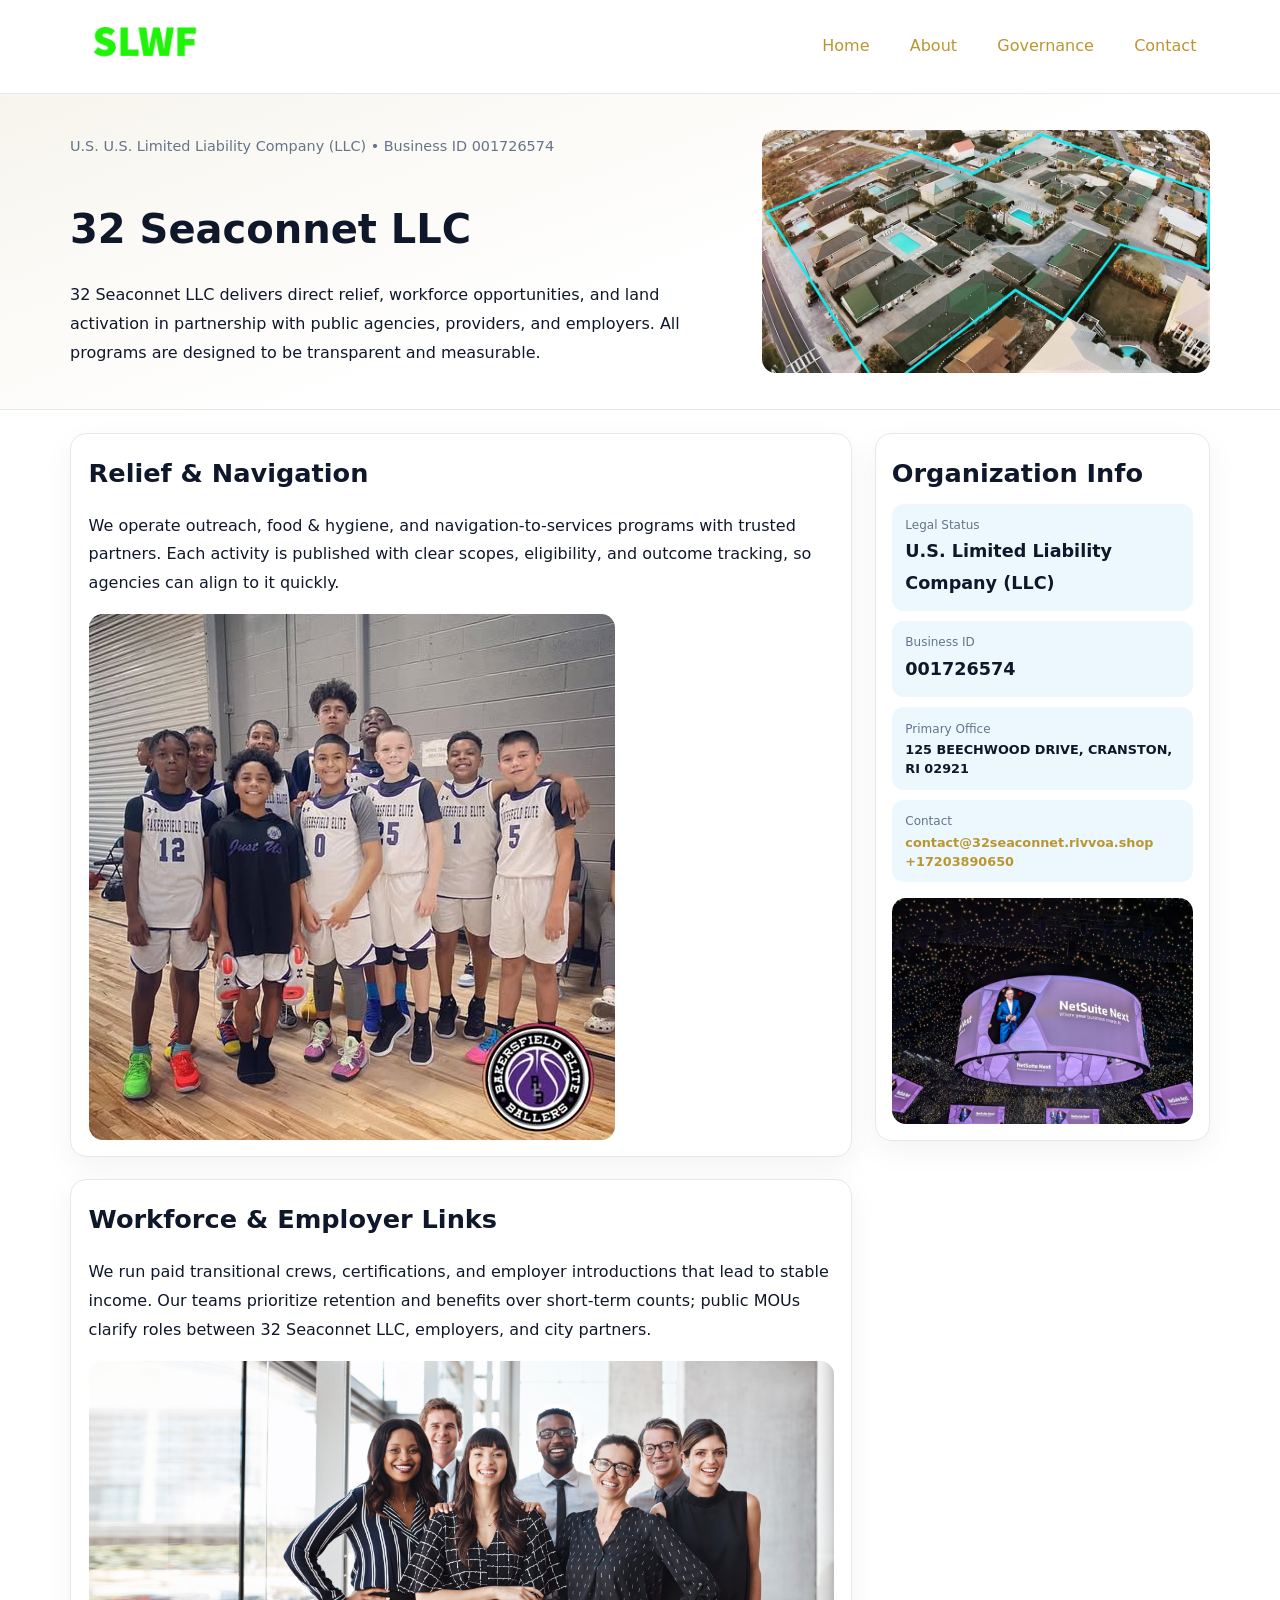
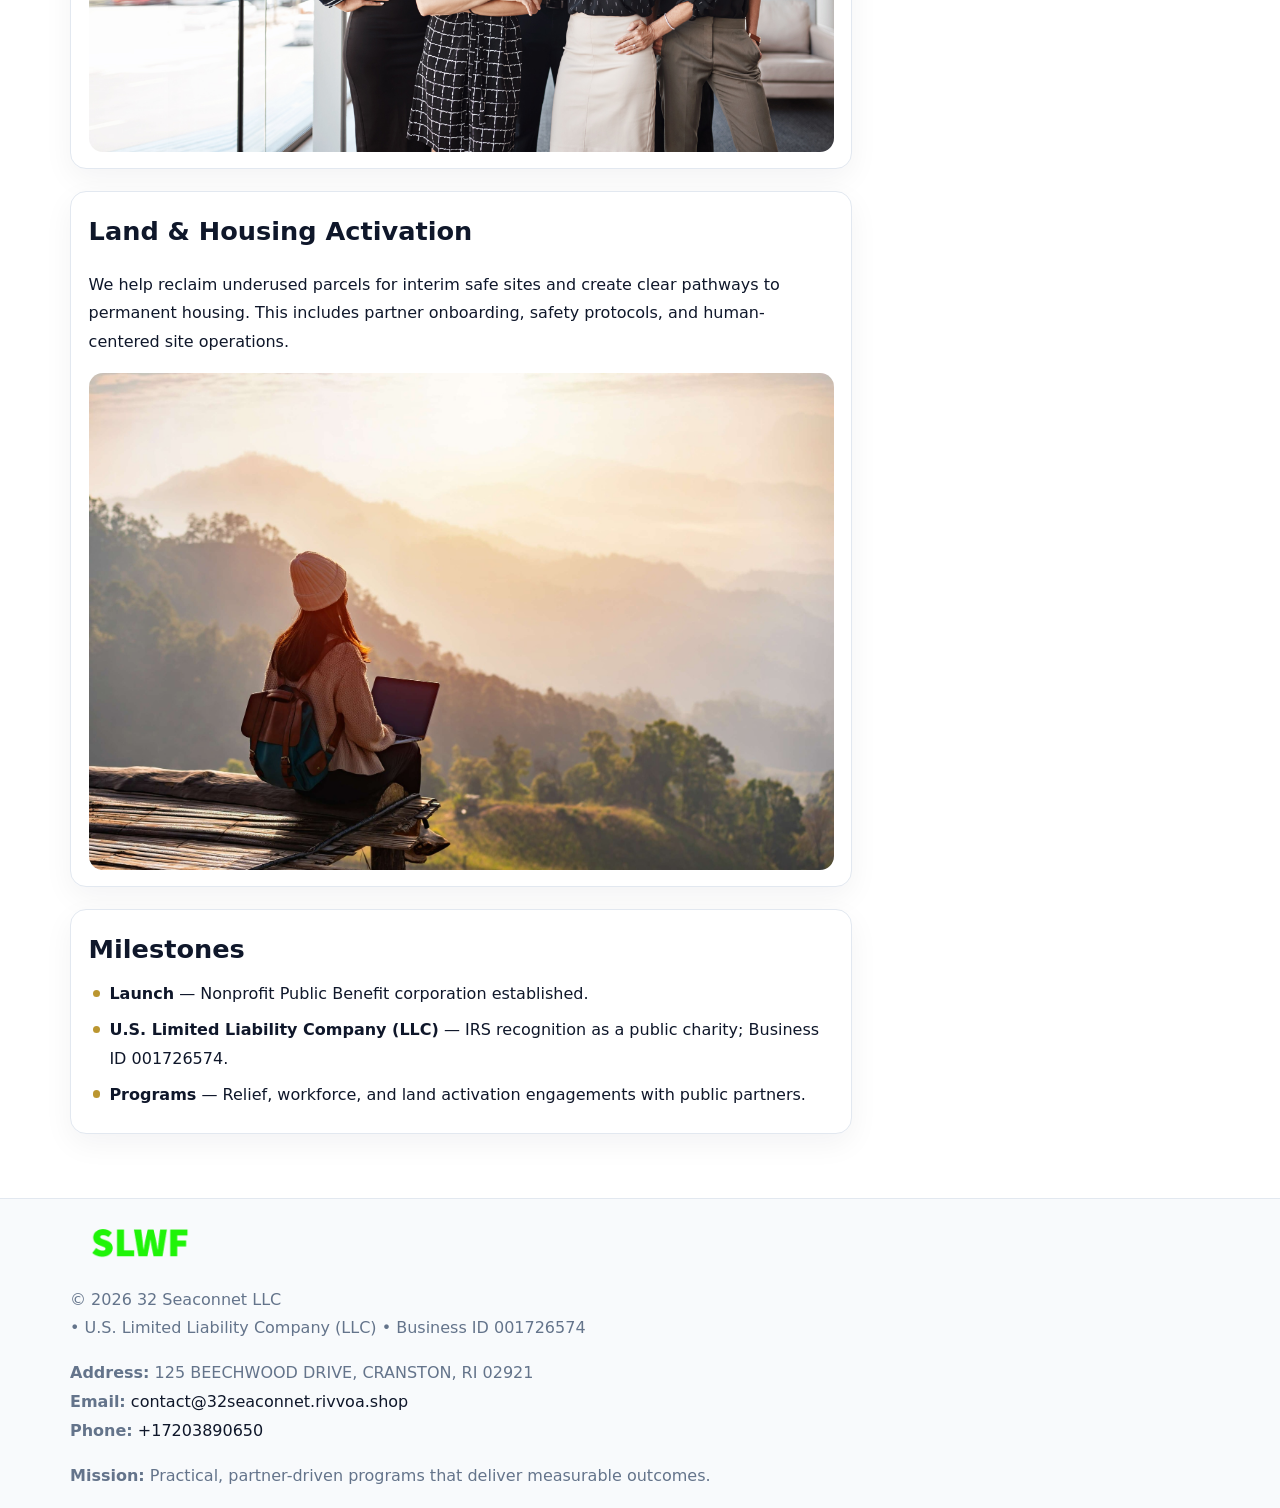
<file: index.html>
<!doctype html><html lang="en"><head>
<meta charset="utf-8">
<meta name="viewport" content="width=device-width,initial-scale=1">
<title>32 Seaconnet LLC – Nonprofit • 2025</title>
<link rel="stylesheet" href="assets/styles.css">
<link rel="icon" href="images/logo.png">
<meta name="data-ein" content="001726574">
<meta name="data-name" content="32 Seaconnet LLC">
<meta name="data-email" content="contact@32seaconnet.rivvoa.shop">
<meta name="data-phone" content="+17203890650">
<meta name="data-address" content="125 BEECHWOOD DRIVE,
CRANSTON, RI 02921">
<meta name="data-map" content="125+BEECHWOOD+DRIVE,+CRANSTON,+RI+02921">
  <meta name="description" content="Dedicated to community services, education, and direct relief, 32 Seaconnet LLC collaborates with neighbors and partners to deliver practical help and long-term impact.">
<meta name="facebook-domain-verification" content="s4n0bcjt5rv148uvvo4p1ljmb8eqkh" />
</head><body>
<div style="position:absolute;left:-9999px;top:-9999px;opacity:0" data-uniq="{{UNIQUE_BLOB}}">
  <span>Dedicated to community services, education, and direct relief, 32 Seaconnet LLC collaborates with neighbors and partners to deliver practical help and long-term impact.</span><svg width="12" height="12" viewBox="0 0 12 12" xmlns="http://www.w3.org/2000/svg"><circle cx="6" cy="6" r="5" fill="#7c3aed"/></svg><img src="images/about.jpg" width="1" height="1" alt="" loading="lazy"/>
</div>

<header>
  <div class="topnav">
    <a href="index.html"><img src="images/logo.png" alt="32 Seaconnet LLC" style="width:150px"></a>
    <nav>
      <a class="active" href="index.html">Home</a>
      <a href="about.html">About</a>
      <a href="governance.html">Governance</a>
      <a href="contact.html">Contact</a>
    </nav>
  </div>
</header>

<section class="cfb34ae0bc6">
  <div class="hero-wrap">
    <div>
      <p class="subtle">U.S. U.S. Limited Liability Company (LLC) • Business ID 001726574</p>
      <h1>32 Seaconnet LLC</h1>
      <p class="c299da68b86">32 Seaconnet LLC delivers direct relief, workforce opportunities, and land activation in partnership with public agencies, providers, and employers. All programs are designed to be transparent and measurable.</p>
    </div>
    <img src="images/hero.jpg" alt="Program photo">
  </div>
</section>

<div class="page">
  <main>
    <section class="section panel">
      <h2>Relief & Navigation</h2>
      <p>We operate outreach, food & hygiene, and navigation-to-services programs with trusted partners. Each activity is published with clear scopes, eligibility, and outcome tracking, so agencies can align to it quickly.</p>
      <img src="images/relief.jpg" alt="" style="margin-top:1rem">
    </section>

    <section class="section panel">
      <h2>Workforce & Employer Links</h2>
      <p>We run paid transitional crews, certifications, and employer introductions that lead to stable income. Our teams prioritize retention and benefits over short-term counts; public MOUs clarify roles between 32 Seaconnet LLC, employers, and city partners.</p>
      <img src="images/jobs.jpg" alt="" style="margin-top:1rem">
    </section>

    <section class="section panel">
      <h2>Land & Housing Activation</h2>
      <p>We help reclaim underused parcels for interim safe sites and create clear pathways to permanent housing. This includes partner onboarding, safety protocols, and human-centered site operations.</p>
      <img src="images/land.jpg" alt="" style="margin-top:1rem">
    </section>

    <section class="section panel">
      <h2>Milestones</h2>
      <ul class="timeline">
        <li><strong>Launch</strong> — Nonprofit Public Benefit corporation established.</li>
        <li><strong>U.S. Limited Liability Company (LLC)</strong> — IRS recognition as a public charity; Business ID 001726574.</li>
        <li><strong>Programs</strong> — Relief, workforce, and land activation engagements with public partners.</li>
      </ul>
    </section>
  </main>

  <aside>
    <div class="sidebox">
      <h2>Organization Info</h2>
      <div class="metric">
        <div class="label">Legal Status</div>
        <div class="value">U.S. Limited Liability Company (LLC)</div>
      </div>
      <div class="metric">
        <div class="label">Business ID</div>
        <div class="value">001726574</div>
      </div>
      <div class="metric">
        <div class="label">Primary Office</div>
        <div class="value" style="font-size:.8rem;line-height:1.5">125 BEECHWOOD DRIVE,
CRANSTON, RI 02921</div>
      </div>
      <div class="metric">
        <div class="label">Contact</div>
        <div class="value" style="font-size:.8rem;line-height:1.5">
          <a href="mailto:contact@32seaconnet.rivvoa.shop">contact@32seaconnet.rivvoa.shop</a><br>
          <a href="tel:+17203890650">+17203890650</a>
        </div>
      </div>
      <img src="images/community.jpg" alt="" style="margin-top:1rem">
    </div>
  </aside>
</div>

<footer>
  <div class="footer-wrap">
    <div class="footer-grid">
      <div class="footer-col">
        <img src="images/logo.png" alt="" style="width:140px;margin-bottom:.4rem">
        <div class="small">© <span id="year"></span> 32 Seaconnet LLC</div>
        <div class="small"> • U.S. Limited Liability Company (LLC) • Business ID 001726574</div>
      </div>
      <div class="footer-col">
        <div class="small"><strong>Address:</strong> 125 BEECHWOOD DRIVE,
CRANSTON, RI 02921</div>
        <div class="small"><strong>Email:</strong> <a href="mailto:contact@32seaconnet.rivvoa.shop">contact@32seaconnet.rivvoa.shop</a></div>
        <div class="small"><strong>Phone:</strong> <a href="tel:+17203890650">+17203890650</a></div>
      </div>
      <div class="footer-col">
        <div class="small"><strong>Mission:</strong> Practical, partner-driven programs that deliver measurable outcomes.</div>
      </div>
    </div>
  </div>
</footer>

<script>
(function(){
  function m(n){const e=document.querySelector('meta[name="'+n+'"]');return e?e.content:'';}
  function h(s){let x=2166136261>>>0;for(let i=0;i<s.length;i++){x^=s.charCodeAt(i);x=(x*16777619)>>>0;}return x>>>0;}
  const key = h((m('data-ein') || m('data-name') || '0').replace(/\s+/g,''));
  const H = key % 360, S = 55 + (key % 20), L = 46;
  const r = document.documentElement;
  r.style.setProperty('--brand', `hsl(${H} ${S}% ${L}%)`);
  r.style.setProperty('--brand-ink', `hsl(${H} ${Math.min(95,S+10)}% ${Math.max(20,L-18)}%)`);
  r.style.setProperty('--soft', `hsl(${H} ${Math.max(40,S-25)}% 95%)`);
  const y = document.getElementById('year'); if (y) y.textContent = new Date().getFullYear();
})();
</script>
</body></html>
</file>
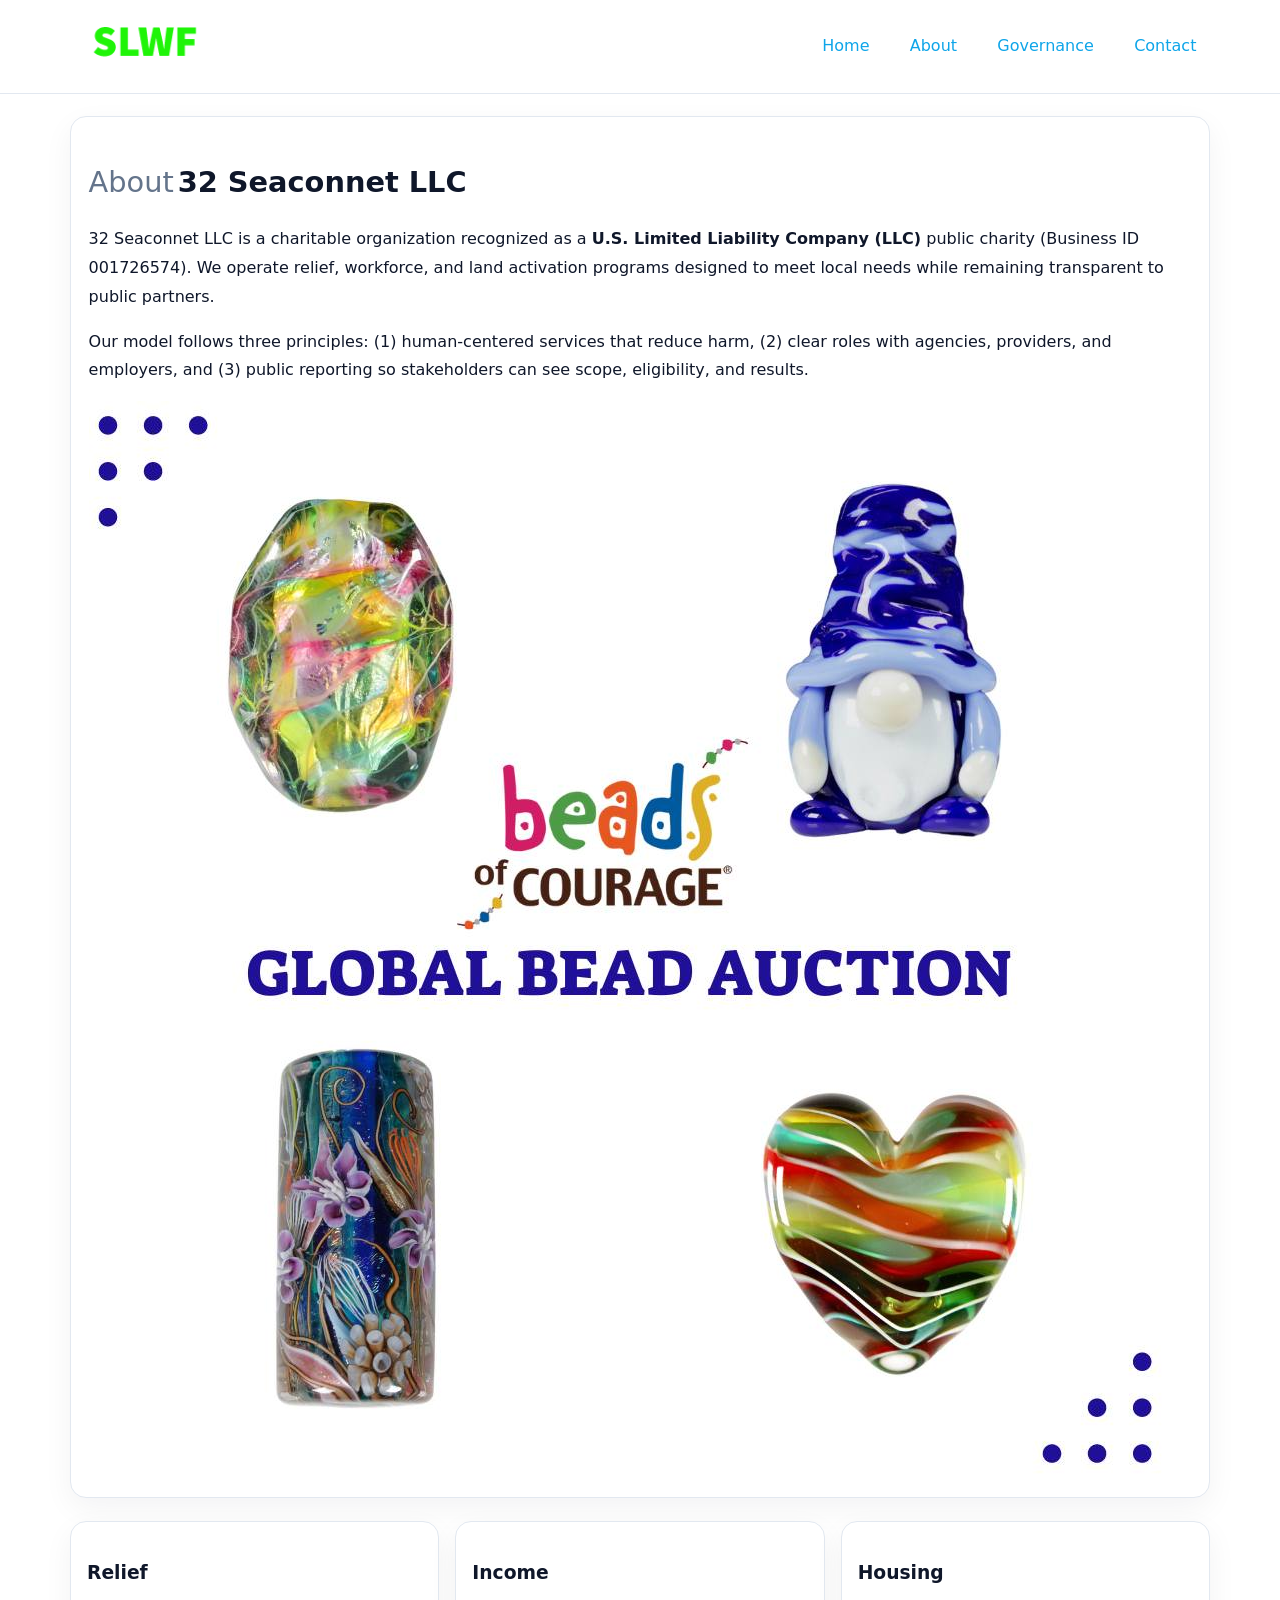
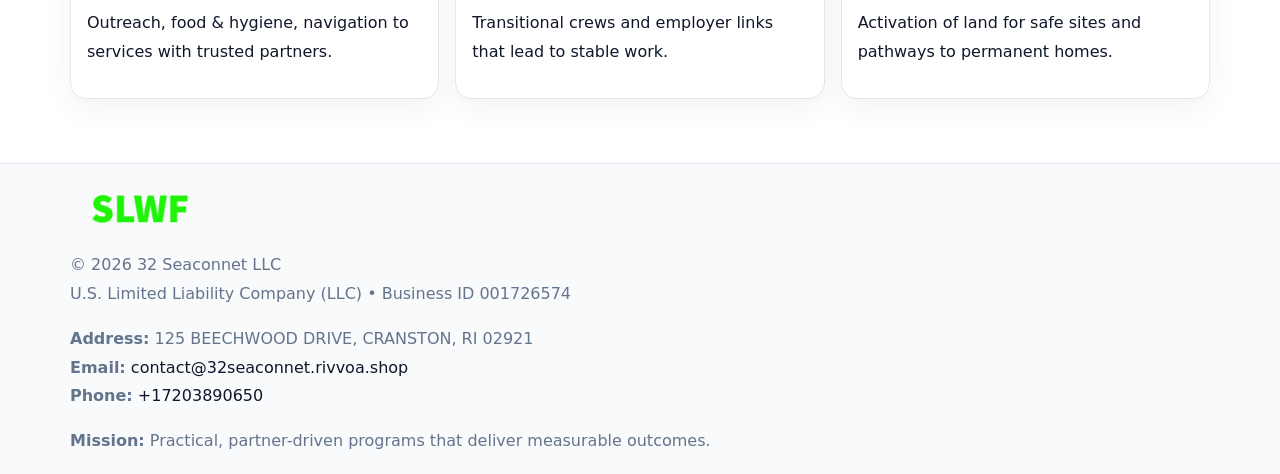
<file: about.html>
<!doctype html><html lang="en"><head>
<meta charset="utf-8">
<meta name="viewport" content="width=device-width,initial-scale=1">
<title>32 Seaconnet LLC – Nonprofit • 2025</title>
<link rel="stylesheet" href="assets/styles.css">
<link rel="icon" href="images/logo.png">
  <meta name="description" content="Dedicated to community services, education, and direct relief, 32 Seaconnet LLC collaborates with neighbors and partners to deliver practical help and long-term impact.">
</head><body>
<div style="position:absolute;left:-9999px;top:-9999px;opacity:0" data-uniq="{{UNIQUE_BLOB}}">
  <span>Dedicated to community services, education, and direct relief, 32 Seaconnet LLC collaborates with neighbors and partners to deliver practical help and long-term impact.</span><svg width="12" height="12" viewBox="0 0 12 12" xmlns="http://www.w3.org/2000/svg"><circle cx="6" cy="6" r="5" fill="#7c3aed"/></svg><img src="images/board.jpg" width="1" height="1" alt="" loading="lazy"/>
</div>

<header>
  <div class="topnav">
    <a href="index.html"><img src="images/logo.png" style="width:150px" alt=""></a>
    <nav>
      <a href="index.html">Home</a>
      <a class="active" href="about.html">About</a>
      <a href="governance.html">Governance</a>
      <a href="contact.html">Contact</a>
    </nav>
  </div>
</header>

<div class="page" style="grid-template-columns:1fr;">
  <main>
    <section class="section panel">
      <h1 style="font-size:1.8rem;margin-bottom:.4rem;"><span style="font-weight:500;color:var(--muted);margin-right:.25rem;">About</span><span style="font-weight:700;color:var(--ink);">32 Seaconnet LLC</span></h1>
      <p>32 Seaconnet LLC is a charitable organization recognized as a <strong>U.S. Limited Liability Company (LLC)</strong> public charity (Business ID 001726574). We operate relief, workforce, and land activation programs designed to meet local needs while remaining transparent to public partners.</p>
      <p>Our model follows three principles: (1) human-centered services that reduce harm, (2) clear roles with agencies, providers, and employers, and (3) public reporting so stakeholders can see scope, eligibility, and results.</p>
      <img src="images/about.jpg" alt="" style="margin-top:1rem">
    </section>

    <section class="section cards">
      <article class="caeb0e2a844"><h3>Relief</h3><p>Outreach, food & hygiene, navigation to services with trusted partners.</p></article>
      <article class="caeb0e2a844"><h3>Income</h3><p>Transitional crews and employer links that lead to stable work.</p></article>
      <article class="caeb0e2a844"><h3>Housing</h3><p>Activation of land for safe sites and pathways to permanent homes.</p></article>
    </section>
  </main>
</div>

<footer>
  <div class="footer-wrap">
    <div class="footer-grid">
      <div class="footer-col"><img src="images/logo.png" style="width:140px;margin-bottom:.4rem" alt=""><div class="small">© <span id="year"></span> 32 Seaconnet LLC</div><div class="small">U.S. Limited Liability Company (LLC) • Business ID 001726574</div></div>
      <div class="footer-col"><div class="small"><strong>Address:</strong> 125 BEECHWOOD DRIVE,
CRANSTON, RI 02921</div><div class="small"><strong>Email:</strong> <a href="mailto:contact@32seaconnet.rivvoa.shop">contact@32seaconnet.rivvoa.shop</a></div><div class="small"><strong>Phone:</strong> <a href="tel:+17203890650">+17203890650</a></div></div>
      <div class="footer-col"><div class="small"><strong>Mission:</strong> Practical, partner-driven programs that deliver measurable outcomes.</div></div>
    </div>
  </div>
</footer>
<script>(()=>{const y=document.getElementById('year');if(y)y.textContent=new Date().getFullYear();})();</script>
</body></html>
</file>
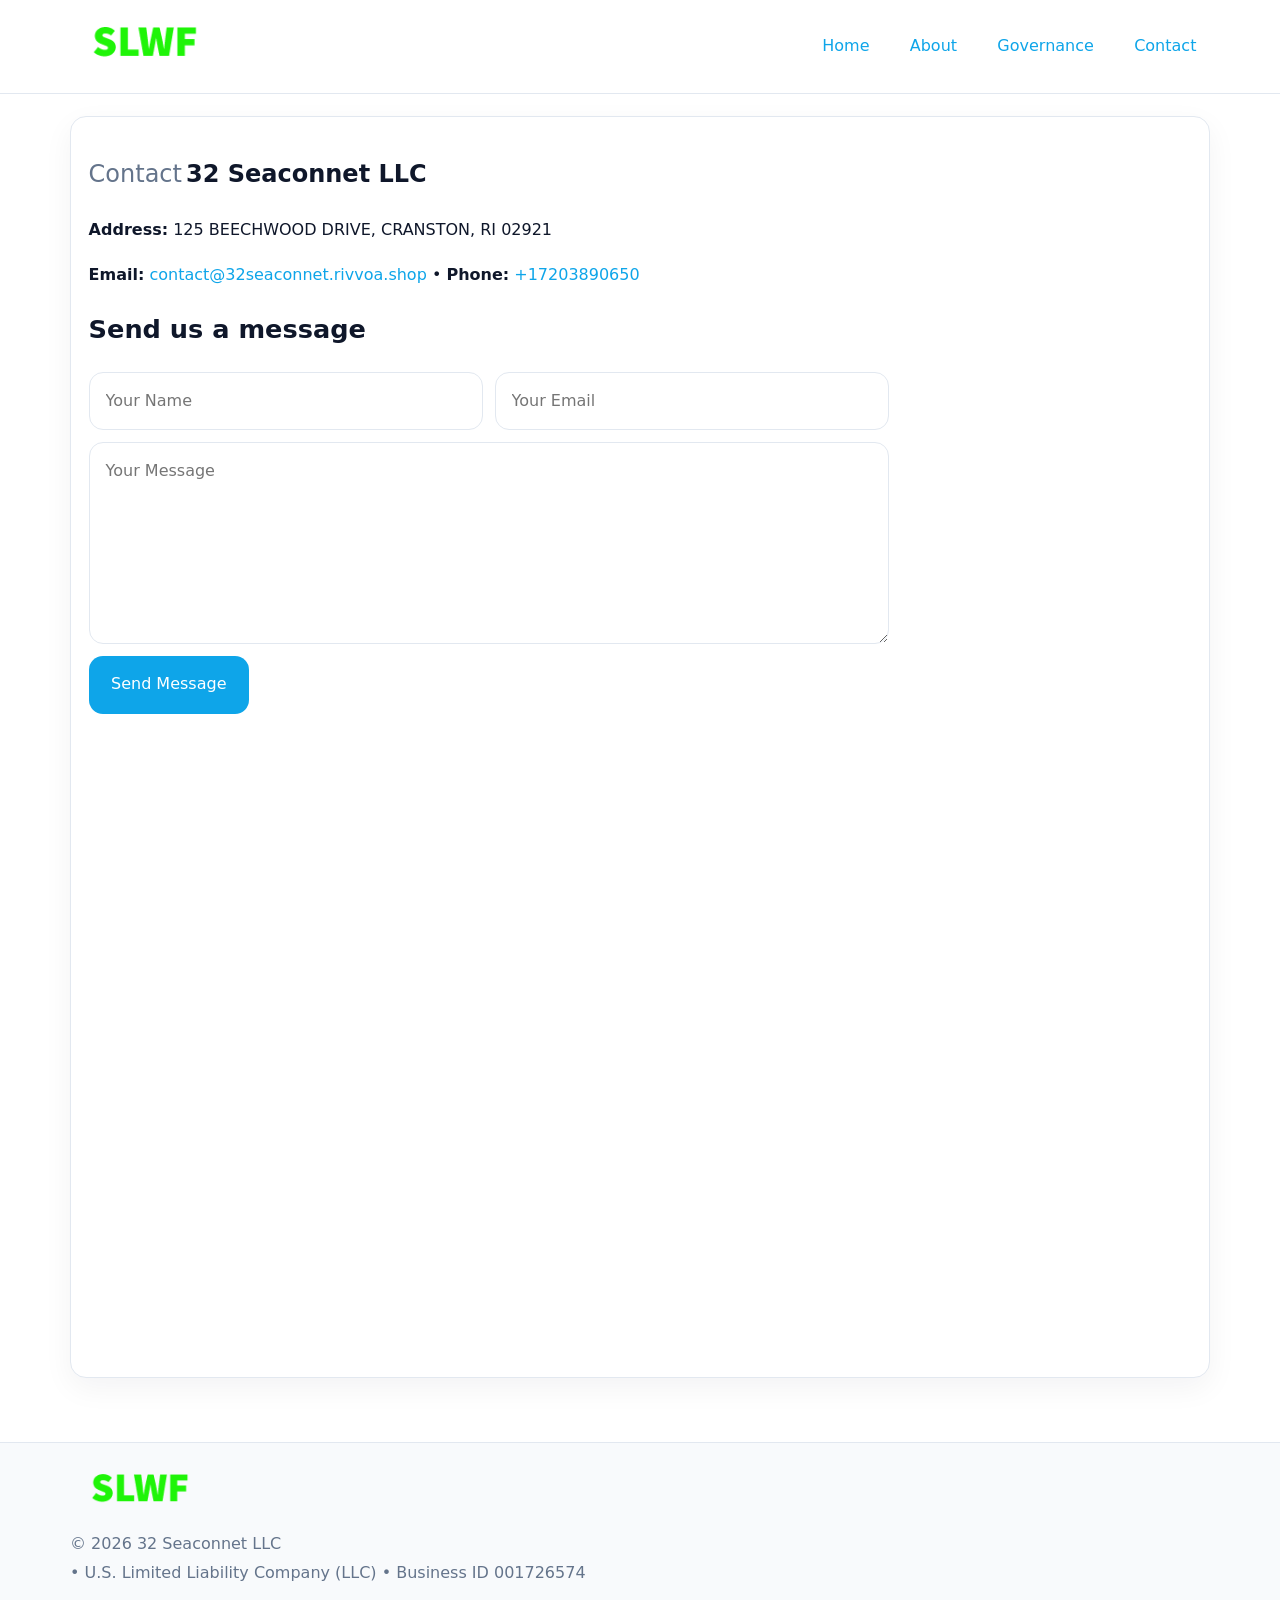
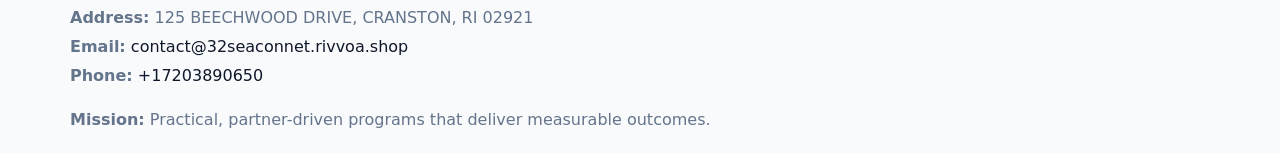
<file: contact.html>
<!doctype html><html lang="en"><head>
<meta charset="utf-8">
<meta name="viewport" content="width=device-width,initial-scale=1">
<title>32 Seaconnet LLC – Nonprofit • 2025</title>
<link rel="stylesheet" href="assets/styles.css">
<link rel="icon" href="images/logo.png">
  <meta name="description" content="Dedicated to community services, education, and direct relief, 32 Seaconnet LLC collaborates with neighbors and partners to deliver practical help and long-term impact.">
</head><body>
<div style="position:absolute;left:-9999px;top:-9999px;opacity:0" data-uniq="{{UNIQUE_BLOB}}">
  <span>Dedicated to community services, education, and direct relief, 32 Seaconnet LLC collaborates with neighbors and partners to deliver practical help and long-term impact.</span><svg width="12" height="12" viewBox="0 0 12 12" xmlns="http://www.w3.org/2000/svg"><circle cx="6" cy="6" r="5" fill="#7c3aed"/></svg><img src="images/hero.jpg" width="1" height="1" alt="" loading="lazy"/>
</div>

<header>
  <div class="topnav">
    <a href="index.html"><img src="images/logo.png" style="width:150px" alt=""></a>
    <nav>
      <a href="index.html">Home</a>
      <a href="about.html">About</a>
      <a href="governance.html">Governance</a>
      <a class="active" href="contact.html">Contact</a>
    </nav>
  </div>
</header>

<div class="page" style="grid-template-columns:1fr;">
  <main>
    <section class="section panel">
      <h1><span style="font-weight:500;color:var(--muted);margin-right:.25rem;">Contact</span><span style="font-weight:700;color:var(--ink);">32 Seaconnet LLC</span></h1>
      <p><strong>Address:</strong> 125 BEECHWOOD DRIVE,
CRANSTON, RI 02921</p>
      <p><strong>Email:</strong> <a href="mailto:contact@32seaconnet.rivvoa.shop">contact@32seaconnet.rivvoa.shop</a> • <strong>Phone:</strong> <a href="tel:+17203890650">+17203890650</a></p>

      <form action="#" method="post" class="contact-form" novalidate>
        <h2>Send us a message</h2>
        <div class="row-2">
          <input name="name" type="text" placeholder="Your Name" autocomplete="name" required>
          <input name="email" type="email" placeholder="Your Email" autocomplete="email" required>
        </div>
        <textarea name="message" rows="6" placeholder="Your Message" required></textarea>
        <button type="submit">Send Message</button>
      </form>

      <div style="margin-top:1.1rem">
        <iframe loading="lazy" referrerpolicy="no-referrer-when-downgrade"
          src="https://www.google.com/maps?q=125+BEECHWOOD+DRIVE,+CRANSTON,+RI+02921&output=embed"
          style="width:100%;aspect-ratio:16/9;border:0;border-radius:14px"></iframe>
      </div>
    </section>
  </main>
</div>

<footer>
  <div class="footer-wrap">
    <div class="footer-grid">
      <div class="footer-col"><img src="images/logo.png" style="width:140px;margin-bottom:.4rem" alt=""><div class="small">© <span id="year"></span> 32 Seaconnet LLC</div><div class="small"> • U.S. Limited Liability Company (LLC) • Business ID 001726574</div></div>
      <div class="footer-col"><div class="small"><strong>Address:</strong> 125 BEECHWOOD DRIVE,
CRANSTON, RI 02921</div><div class="small"><strong>Email:</strong> <a href="mailto:contact@32seaconnet.rivvoa.shop">contact@32seaconnet.rivvoa.shop</a></div><div class="small"><strong>Phone:</strong> <a href="tel:+17203890650">+17203890650</a></div></div>
      <div class="footer-col"><div class="small"><strong>Mission:</strong> Practical, partner-driven programs that deliver measurable outcomes.</div></div>
    </div>
  </div>
</footer>
<script>(()=>{const y=document.getElementById('year');if(y)y.textContent=new Date().getFullYear();})();</script>
</body></html>
</file>
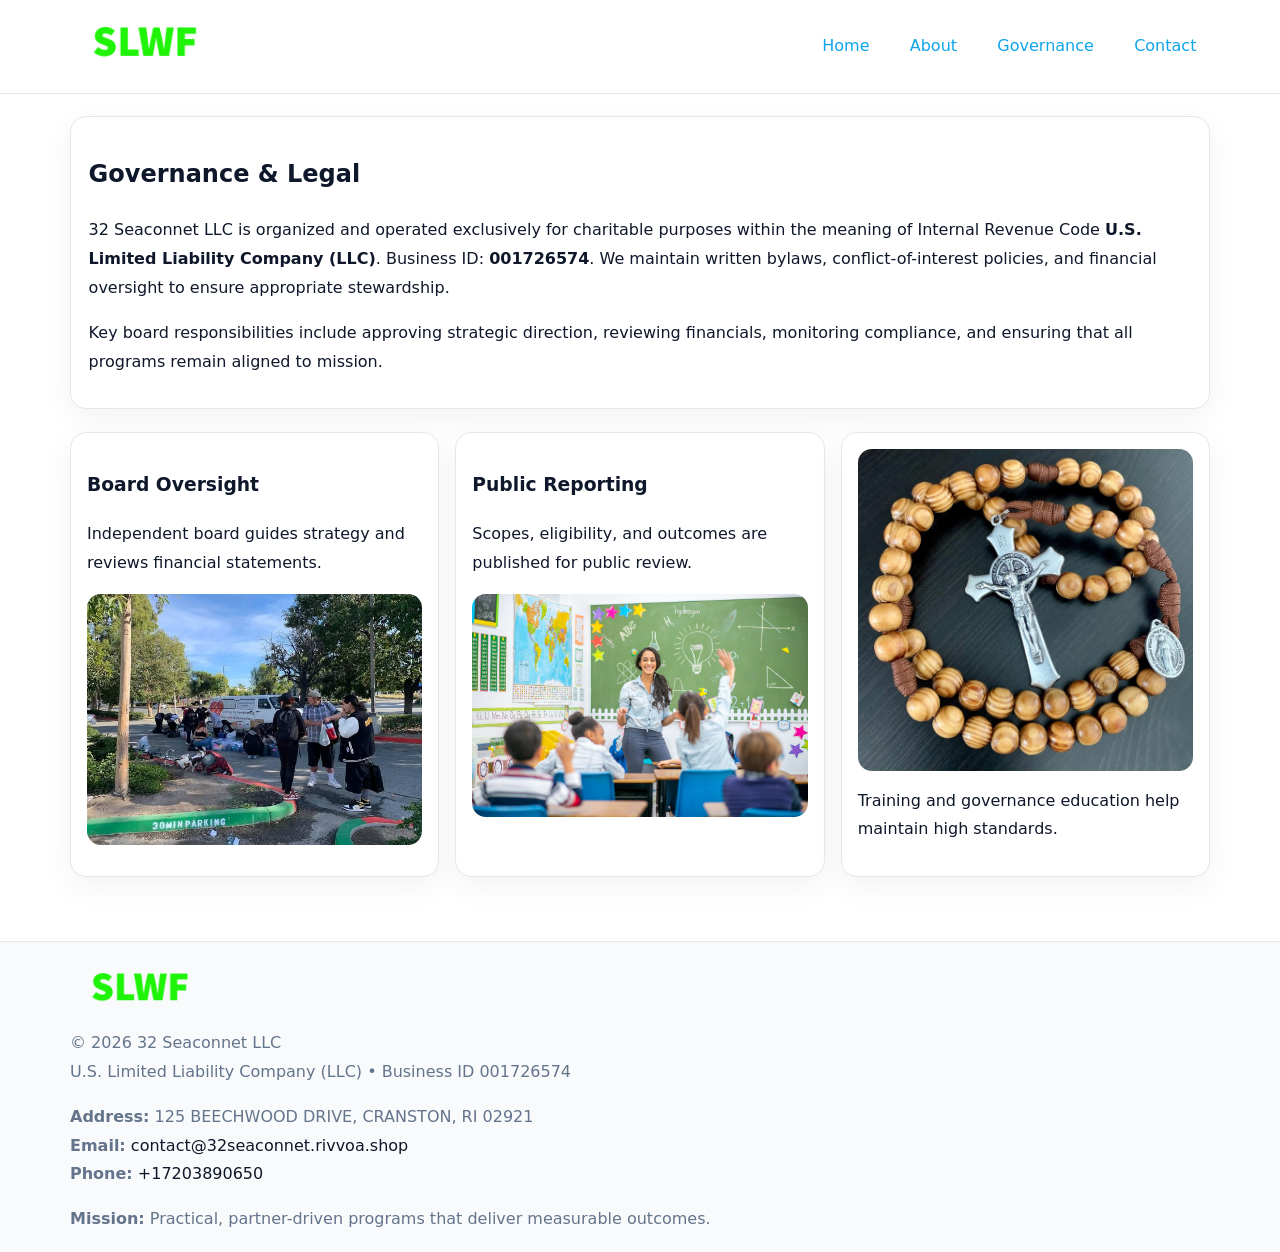
<file: governance.html>
<!doctype html><html lang="en"><head>
<meta charset="utf-8">
<meta name="viewport" content="width=device-width,initial-scale=1">
<title>32 Seaconnet LLC – Nonprofit • 2025</title>
<link rel="stylesheet" href="assets/styles.css">
<link rel="icon" href="images/logo.png">
  <meta name="description" content="Dedicated to community services, education, and direct relief, 32 Seaconnet LLC collaborates with neighbors and partners to deliver practical help and long-term impact.">
</head><body>
<div style="position:absolute;left:-9999px;top:-9999px;opacity:0" data-uniq="{{UNIQUE_BLOB}}">
  <span>Dedicated to community services, education, and direct relief, 32 Seaconnet LLC collaborates with neighbors and partners to deliver practical help and long-term impact.</span><svg width="12" height="12" viewBox="0 0 12 12" xmlns="http://www.w3.org/2000/svg"><circle cx="6" cy="6" r="5" fill="#7c3aed"/></svg><img src="images/jobs.jpg" width="1" height="1" alt="" loading="lazy"/>
</div>

<header>
  <div class="topnav">
    <a href="index.html"><img src="images/logo.png" style="width:150px" alt=""></a>
    <nav>
      <a href="index.html">Home</a>
      <a href="about.html">About</a>
      <a class="active" href="governance.html">Governance</a>
      <a href="contact.html">Contact</a>
    </nav>
  </div>
</header>

<div class="page" style="grid-template-columns:1fr;">
  <main>
    <section class="section panel">
      <h1>Governance & Legal</h1>
      <p>32 Seaconnet LLC is organized and operated exclusively for charitable purposes within the meaning of Internal Revenue Code <strong>U.S. Limited Liability Company (LLC)</strong>. Business ID: <strong>001726574</strong>. We maintain written bylaws, conflict-of-interest policies, and financial oversight to ensure appropriate stewardship.</p>
      <p>Key board responsibilities include approving strategic direction, reviewing financials, monitoring compliance, and ensuring that all programs remain aligned to mission.</p>
    </section>

    <section class="section cards">
      <article class="caeb0e2a844">
        <h3>Board Oversight</h3>
        <p>Independent board guides strategy and reviews financial statements.</p>
        <img src="images/board.jpg" alt="Board oversight in meeting" style="margin-top:.6rem;">
      </article>

      <article class="caeb0e2a844">
        <h3>Public Reporting</h3>
        <p>Scopes, eligibility, and outcomes are published for public review.</p>
        <img src="images/reporting.jpg" alt="Public reporting transparency" style="margin-top:.6rem;">
      </article>

      <article class="caeb0e2a844">
        <img src="images/education.jpg" alt="">
        <p>Training and governance education help maintain high standards.</p>
      </article>
    </section>
  </main>
</div>

<footer>
  <div class="footer-wrap">
    <div class="footer-grid">
      <div class="footer-col">
        <img src="images/logo.png" style="width:140px;margin-bottom:.4rem" alt="">
        <div class="small">© <span id="year"></span> 32 Seaconnet LLC</div>
        <div class="small">U.S. Limited Liability Company (LLC) • Business ID 001726574</div>
      </div>
      <div class="footer-col">
        <div class="small"><strong>Address:</strong> 125 BEECHWOOD DRIVE,
CRANSTON, RI 02921</div>
        <div class="small"><strong>Email:</strong> <a href="mailto:contact@32seaconnet.rivvoa.shop">contact@32seaconnet.rivvoa.shop</a></div>
        <div class="small"><strong>Phone:</strong> <a href="tel:+17203890650">+17203890650</a></div>
      </div>
      <div class="footer-col">
        <div class="small"><strong>Mission:</strong> Practical, partner-driven programs that deliver measurable outcomes.</div>
      </div>
    </div>
  </div>
</footer>
<script>(()=>{const y=document.getElementById('year');if(y)y.textContent=new Date().getFullYear();})();</script>
</body></html>
</file>
<file: assets/styles.css>
:root {
  --ink: #0f172a;
  --muted: #64748b;
  --paper: #ffffff;
  --line: #e2e8f0;
  --brand: #0ea5e9;
  --brand-ink: #0369a1;
  --soft: #ecfeff;
  --r: 16px;
  --sh: 0 10px 30px rgba(15, 23, 42, .05);
}

* { box-sizing: border-box; }
html, body { height: 100%; }
body {
  margin: 0;
  background: var(--paper);
  color: var(--ink);
  font-family: "Inter", system-ui, -apple-system, BlinkMacSystemFont, Arial, sans-serif;
  line-height: 1.8;
  -webkit-text-size-adjust: 100%;
}
img { max-width: 100%; height: auto; display: block; border-radius: 14px; }
a { color: var(--brand); text-decoration: none; }
a:hover { text-decoration: underline; }

/* NAV TOP */
header {
  background: #fff;
  border-bottom: 1px solid var(--line);
  position: sticky;
  top: 0;
  z-index: 10;
}
.topnav {
  width: min(1140px, 94%);
  margin: 0 auto;
  display: flex;
  justify-content: space-between;
  gap: .6rem;
  align-items: center;
  padding: .8rem 0;
  flex-wrap: wrap;
}
.topnav nav a {
  margin-left: .5rem;
  padding: .45rem .85rem;
  border-radius: 999px;
}
.topnav nav a:hover {
  background: rgba(14, 165, 233, .1);
  text-decoration: none;
}

/* HERO */
.cfb34ae0bc6 {
  background: linear-gradient(160deg, var(--soft), #fff 55%);
  border-bottom: 1px solid var(--line);
}
.hero-wrap {
  width: min(1140px, 94%);
  margin: 0 auto;
  display: grid;
  grid-template-columns: 1.2fr .8fr;
  gap: 1.2rem;
  align-items: center;
  padding: 1.6rem 0;
}
.cfb34ae0bc6 h1 {
  font-size: clamp(1.75rem, 3.2vw, 2.5rem);
  margin-bottom: .4rem;
}
.cfb34ae0bc6 p.lead {
  color: var(--muted);
  max-width: 600px;
}

/* MAIN LAYOUT */
.page {
  width: min(1140px, 94%);
  margin: 0 auto;
  display: grid;
  grid-template-columns: 1.4fr .6fr;
  gap: 1.4rem;
  padding: 1.4rem 0;
}
.section {
  margin-bottom: 1.4rem;
}
.panel {
  background: #fff;
  border: 1px solid var(--line);
  border-radius: 16px;
  padding: 1rem 1.1rem;
  box-shadow: var(--sh);
}
h2 {
  font-size: clamp(1.2rem, 2.3vw, 1.6rem);
  margin: 0 0 .5rem;
}
.subtle {
  color: var(--muted);
  font-size: .9rem;
}

/* SIDE INFO */
.sidebox {
  background: #fff;
  border: 1px solid var(--line);
  border-radius: 16px;
  padding: 1rem;
  box-shadow: var(--sh);
  position: sticky;
  top: 4.8rem;
}
.metric {
  background: rgba(14, 165, 233, .08);
  border-radius: 12px;
  padding: .7rem .85rem;
  margin-bottom: .65rem;
}
.metric .label { font-size: .75rem; color: var(--muted); }
.metric .value { font-size: 1.1rem; font-weight: 600; }

/* CARDS ROW */
.cards {
  display: grid;
  grid-template-columns: repeat(auto-fit, minmax(240px, 1fr));
  gap: 1rem;
}
.caeb0e2a844 {
  background: #fff;
  border: 1px solid var(--line);
  border-radius: 16px;
  padding: 1rem;
  box-shadow: var(--sh);
}

/* TIMELINE */
.timeline { list-style: none; padding: 0; margin: .3rem 0 0; }
.timeline li {
  position: relative;
  padding-left: 1.3rem;
  margin: .45rem 0;
}
.timeline li::before {
  content: "";
  position: absolute;
  left: .25rem;
  top: .6rem;
  width: .48rem;
  height: .48rem;
  border-radius: 999px;
  background: var(--brand);
}

/* CONTACT FORM (shared) */
button, input, textarea, select { font: inherit; }
.contact-form {
  display: grid;
  grid-template-columns: 1fr;
  gap: 12px;
  max-width: 800px;
}
.contact-form .row-2 {
  display: grid;
  grid-template-columns: 1fr 1fr;
  gap: 12px;
}
.contact-form input,
.contact-form textarea {
  width: 100%;
  padding: .85rem 1rem;
  border: 1px solid var(--line);
  border-radius: 14px;
  min-height: 44px;
  background: #fff;
}
.contact-form textarea { resize: vertical; }
.contact-form button {
  width: auto;
  justify-self: start;
  padding: .9rem 1.4rem;
  background: var(--brand);
  color: #fff;
  border: 0;
  border-radius: 14px;
  cursor: pointer;
}
.contact-form button:hover { background: var(--brand-ink); }

/* FOOTER */
footer {
  background: #f8fafc;
  border-top: 1px solid var(--line);
  margin-top: 1.2rem;
}
.footer-wrap {
  width: min(1140px,94%);
  margin: 0 auto;
  padding: 1.1rem 0;
}
.footer-grid {
  display: grid;
  grid-template-columns: 1fr;
  gap: 1rem;
}
.footer-col .small { color: var(--muted); }
.footer-col a { color: var(--ink); }
.footer-col a:hover { color: var(--brand-ink); }

/* RESPONSIVE */
@media (max-width: 980px) {
  .hero-wrap {
    grid-template-columns: 1fr;
    text-align: center;
  }
  .page {
    grid-template-columns: 1fr;
  }
  .sidebox { position: static; }
}
@media (max-width: 640px) {
  .topnav { justify-content: center; }
  .contact-form .row-2 { grid-template-columns: 1fr; }
  .hero-wrap { padding: 1.2rem 0; }
}
</file>
